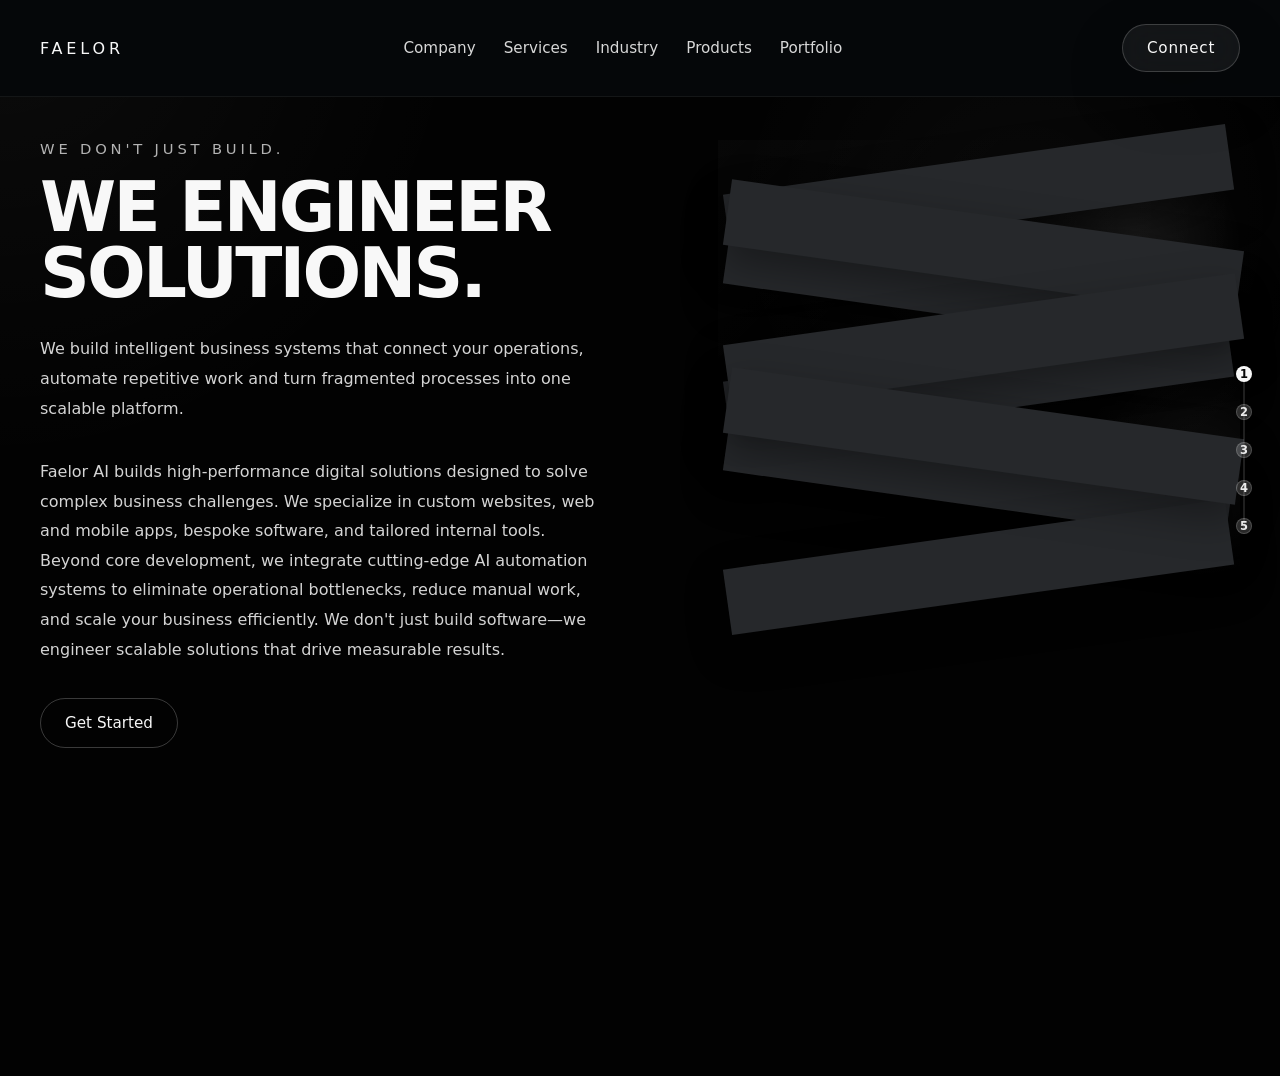
<file: index.html>
<!DOCTYPE html>
<html lang="en">
<head>
  <meta charset="UTF-8">
  <meta name="viewport" content="width=device-width, initial-scale=1.0">
  <title>Faelor AI | Company</title>
  <link rel="stylesheet" href="styles.css">
</head>
<body>
  <div class="page-shell">
    <header class="site-header">
      <div class="brand">FAELOR</div>
      <nav class="site-nav">
        <a href="index.html">Company</a>
        <a href="services.html">Services</a>
        <a href="industry.html">Industry</a>
        <a href="products.html">Products</a>
        <a href="portfolio.html">Portfolio</a>
      </nav>
      <a class="connect-button" href="contact.html">Connect</a>
    </header>

    <div class="page-track" aria-hidden="true">
      <span class="page-track-item active">1</span>
      <span class="page-track-item">2</span>
      <span class="page-track-item">3</span>
      <span class="page-track-item">4</span>
      <span class="page-track-item">5</span>
    </div>

    <main class="hero-section">
      <div class="hero-copy">
        <p class="eyebrow">WE DON'T JUST BUILD.</p>
        <h1>WE ENGINEER SOLUTIONS.</h1>
        <p class="description">We build intelligent business systems that connect your operations, automate repetitive work and turn fragmented processes into one scalable platform.</p>
        <p class="description">Faelor AI builds high-performance digital solutions designed to solve complex business challenges. We specialize in custom websites, web and mobile apps, bespoke software, and tailored internal tools. Beyond core development, we integrate cutting-edge AI automation systems to eliminate operational bottlenecks, reduce manual work, and scale your business efficiently. We don't just build software—we engineer scalable solutions that drive measurable results.</p>
        <a class="hero-link" href="#contact">Get Started</a>
      </div>
      <div class="hero-graphic" aria-hidden="true">
        <div class="hero-pattern">
          <span class="bar bar-1"></span>
          <span class="bar bar-2"></span>
          <span class="bar bar-3"></span>
          <span class="bar bar-4"></span>
          <span class="bar bar-5"></span>
          <span class="bar bar-6"></span>
          <span class="bar bar-7"></span>
          <span class="bar bar-8"></span>
        </div>
      </div>
    </main>
  </div>
  <script>
    (function() {
      var pages = ["index.html", "services.html", "industry.html", "products.html", "portfolio.html"];
      var file = window.location.pathname.split("/").pop();
      var current = pages.indexOf(file);
      if (current === -1) return;
      var lastScroll = 0;
      var scrollDelta = 0;
      var scrollTimeout = null;
      function go(dir) {
        var next = current + dir;
        if (next >= 0 && next < pages.length) {
          document.body.classList.add("fade-out");
          setTimeout(function() {
            window.location.href = pages[next];
          }, 260);
        }
      }
      function resetScroll() {
        scrollDelta = 0;
        scrollTimeout = null;
      }
      window.addEventListener("wheel", function(e) {
        if (Date.now() - lastScroll < 800) return;
        scrollDelta += e.deltaY;
        if (Math.abs(scrollDelta) >= 280) {
          lastScroll = Date.now();
          go(scrollDelta > 0 ? 1 : -1);
          resetScroll();
          return;
        }
        if (scrollTimeout) clearTimeout(scrollTimeout);
        scrollTimeout = setTimeout(resetScroll, 400);
      }, { passive: true });
      var touchStartY = 0;
      window.addEventListener("touchstart", function(e) {
        if (e.touches.length === 1) touchStartY = e.touches[0].clientY;
      }, { passive: true });
      window.addEventListener("touchend", function(e) {
        var dy = e.changedTouches[0].clientY - touchStartY;
        if (Math.abs(dy) < 160) return;
        if (Date.now() - lastScroll < 800) return;
        lastScroll = Date.now();
        go(dy < 0 ? 1 : -1);
      }, { passive: true });
    })();
  </script>
</body>
</html>
</file>
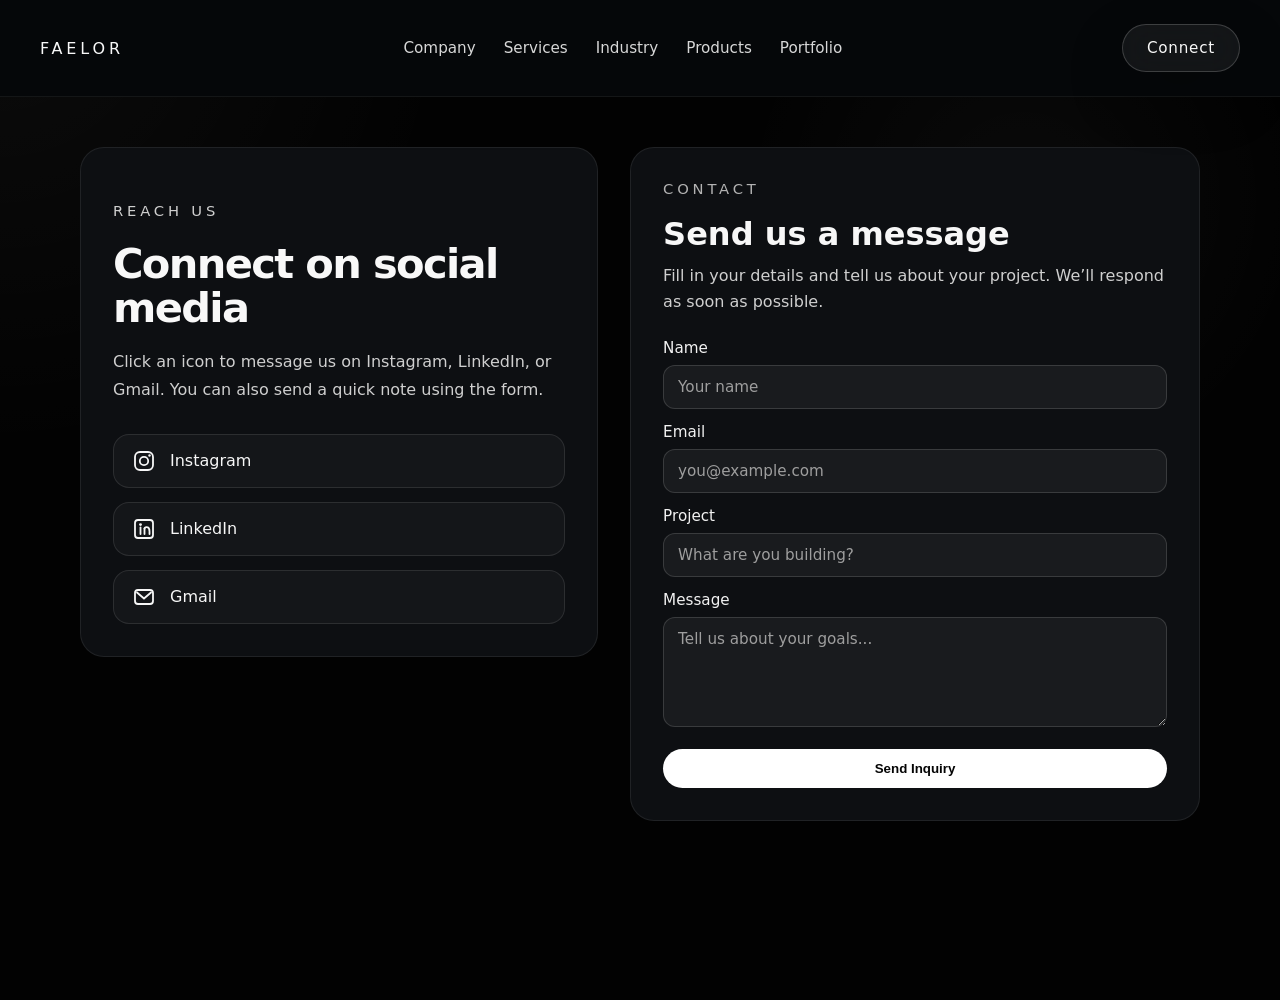
<file: contact.html>
<!DOCTYPE html>
<html lang="en">
<head>
  <meta charset="UTF-8">
  <meta name="viewport" content="width=device-width, initial-scale=1.0">
  <title>FAELOR | Contact</title>
  <link rel="stylesheet" href="styles.css">
</head>
<body>
  <div class="page-shell">
    <header class="site-header">
      <div class="brand">FAELOR</div>
      <nav class="site-nav">
        <a href="index.html">Company</a>
        <a href="services.html">Services</a>
        <a href="industry.html">Industry</a>
        <a href="products.html">Products</a>
        <a href="portfolio.html">Portfolio</a>
      </nav>
      <a class="connect-button" href="contact.html">Connect</a>
    </header>

    <main class="contact-page">
      <section class="contact-grid">
        <aside class="contact-sidebar">
          <p class="eyebrow">Reach us</p>
          <h1>Connect on social media</h1>
          <p>Click an icon to message us on Instagram, LinkedIn, or Gmail. You can also send a quick note using the form.</p>

          <div class="social-links">
            <a class="social-link" href="https://instagram.com/faelor_ai" target="_blank" rel="noopener noreferrer">
              <svg width="24" height="24" viewBox="0 0 24 24" fill="none" aria-hidden="true" xmlns="http://www.w3.org/2000/svg">
                <rect x="3" y="3" width="18" height="18" rx="5" stroke="currentColor" stroke-width="1.8"/>
                <circle cx="12" cy="12" r="4.2" stroke="currentColor" stroke-width="1.8"/>
                <circle cx="17.5" cy="6.5" r="1.2" fill="currentColor"/>
              </svg>
              <span>Instagram</span>
            </a>
            <a class="social-link" href="https://www.linkedin.com/in/rayhan-k-092226427/" target="_blank" rel="noopener noreferrer">
              <svg width="24" height="24" viewBox="0 0 24 24" fill="none" aria-hidden="true" xmlns="http://www.w3.org/2000/svg">
                <rect x="3" y="3" width="18" height="18" rx="3" stroke="currentColor" stroke-width="1.8"/>
                <path d="M8.5 10.5V17" stroke="currentColor" stroke-width="1.8" stroke-linecap="round"/>
                <circle cx="8.5" cy="7.6" r="1.4" fill="currentColor"/>
                <path d="M12.5 11.6V17" stroke="currentColor" stroke-width="1.8" stroke-linecap="round"/>
                <path d="M12.5 11.6C12.5 10.3 14.2 10 15.2 10.2C17.1 10.5 17.5 12.2 17.5 14.2V17" stroke="currentColor" stroke-width="1.8" stroke-linecap="round"/>
              </svg>
              <span>LinkedIn</span>
            </a>
            <a class="social-link" href="mailto:faelor.ai@gmail.com">
              <svg width="24" height="24" viewBox="0 0 24 24" fill="none" aria-hidden="true" xmlns="http://www.w3.org/2000/svg">
                <rect x="3" y="5" width="18" height="14" rx="3" stroke="currentColor" stroke-width="1.8"/>
                <path d="M5 7.5L12 13.5L19 7.5" stroke="currentColor" stroke-width="1.8" stroke-linecap="round"/>
              </svg>
              <span>Gmail</span>
            </a>
          </div>
        </aside>

        <section class="contact-panel">
          <p class="eyebrow">Contact</p>
          <h2>Send us a message</h2>
          <p class="modal-copy">Fill in your details and tell us about your project. We’ll respond as soon as possible.</p>
          <form class="contact-form">
            <label>
              <span>Name</span>
              <input type="text" name="name" placeholder="Your name" required>
            </label>
            <label>
              <span>Email</span>
              <input type="email" name="email" placeholder="you@example.com" required>
            </label>
            <label>
              <span>Project</span>
              <input type="text" name="project" placeholder="What are you building?">
            </label>
            <label>
              <span>Message</span>
              <textarea name="message" rows="4" placeholder="Tell us about your goals..." required></textarea>
            </label>
            <button class="modal-submit" type="submit">Send Inquiry</button>
          </form>
        </section>
      </section>
    </main>
  </div>
</body>
</html>
</file>
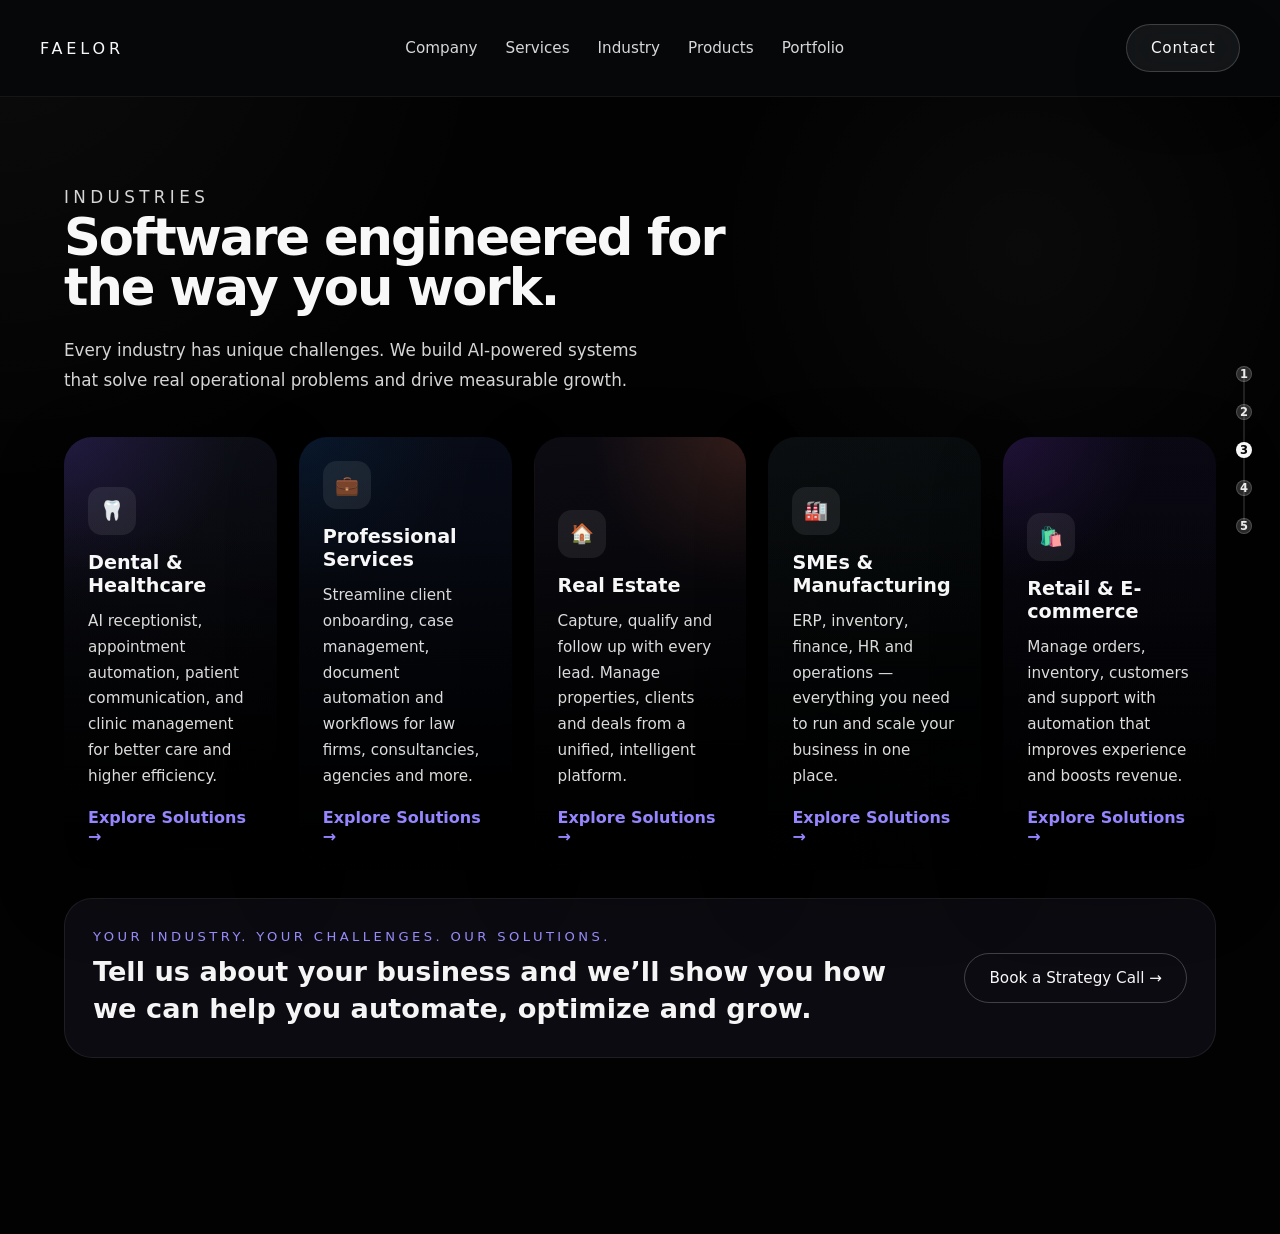
<file: industry.html>
<!DOCTYPE html>
<html lang="en">
<head>
  <meta charset="UTF-8">
  <meta name="viewport" content="width=device-width, initial-scale=1.0">
  <title>FAELOR | Industry</title>
  <link rel="stylesheet" href="styles.css">
</head>
<body>
  <div class="page-shell">
    <header class="site-header">
      <div class="brand">FAELOR</div>
      <nav class="site-nav">
        <a href="index.html">Company</a>
        <a href="services.html">Services</a>
        <a href="industry.html">Industry</a>
        <a href="products.html">Products</a>
        <a href="portfolio.html">Portfolio</a>
      </nav>
      <a class="connect-button" href="contact.html">Contact</a>
    </header>

    <div class="page-track" aria-hidden="true">
      <span class="page-track-item">1</span>
      <span class="page-track-item">2</span>
      <span class="page-track-item active">3</span>
      <span class="page-track-item">4</span>
      <span class="page-track-item">5</span>
    </div>
    <main class="industry-page">
      <section class="industry-hero">
        <div class="industry-copy">
          <p class="eyebrow">Industries</p>
          <h1>Software engineered for the way you work.</h1>
          <p>Every industry has unique challenges. We build AI-powered systems that solve real operational problems and drive measurable growth.</p>
        </div>
      </section>

      <section class="industry-showcase">
        <div class="industry-grid">
          <article class="industry-card industry-card-1">
            <div class="industry-card-icon">🦷</div>
            <h3>Dental & Healthcare</h3>
            <p>AI receptionist, appointment automation, patient communication, and clinic management for better care and higher efficiency.</p>
            <a href="#">Explore Solutions →</a>
          </article>
          <article class="industry-card industry-card-2">
            <div class="industry-card-icon">💼</div>
            <h3>Professional Services</h3>
            <p>Streamline client onboarding, case management, document automation and workflows for law firms, consultancies, agencies and more.</p>
            <a href="#">Explore Solutions →</a>
          </article>
          <article class="industry-card industry-card-3">
            <div class="industry-card-icon">🏠</div>
            <h3>Real Estate</h3>
            <p>Capture, qualify and follow up with every lead. Manage properties, clients and deals from a unified, intelligent platform.</p>
            <a href="#">Explore Solutions →</a>
          </article>
          <article class="industry-card industry-card-4">
            <div class="industry-card-icon">🏭</div>
            <h3>SMEs & Manufacturing</h3>
            <p>ERP, inventory, finance, HR and operations — everything you need to run and scale your business in one place.</p>
            <a href="#">Explore Solutions →</a>
          </article>
          <article class="industry-card industry-card-5">
            <div class="industry-card-icon">🛍️</div>
            <h3>Retail & E-commerce</h3>
            <p>Manage orders, inventory, customers and support with automation that improves experience and boosts revenue.</p>
            <a href="#">Explore Solutions →</a>
          </article>
        </div>

        <div class="industry-cta-row">
          <div>
            <p class="eyebrow">Your industry. Your challenges. Our solutions.</p>
            <h2>Tell us about your business and we’ll show you how we can help you automate, optimize and grow.</h2>
          </div>
          <a class="hero-link" href="contact.html">Book a Strategy Call →</a>
        </div>
      </section>
    </main>
  </div>
  <script>
    (function() {
      var pages = ["index.html", "services.html", "industry.html", "products.html", "portfolio.html"];
      var file = window.location.pathname.split("/").pop();
      var current = pages.indexOf(file);
      if (current === -1) return;
      var lastScroll = 0;
      var scrollDelta = 0;
      var scrollTimeout = null;
      function go(dir) {
        var next = current + dir;
        if (next >= 0 && next < pages.length) {
          document.body.classList.add("fade-out");
          setTimeout(function() {
            window.location.href = pages[next];
          }, 260);
        }
      }
      function resetScroll() {
        scrollDelta = 0;
        scrollTimeout = null;
      }
      window.addEventListener("wheel", function(e) {
        if (Date.now() - lastScroll < 800) return;
        scrollDelta += e.deltaY;
        if (Math.abs(scrollDelta) >= 280) {
          lastScroll = Date.now();
          go(scrollDelta > 0 ? 1 : -1);
          resetScroll();
          return;
        }
        if (scrollTimeout) clearTimeout(scrollTimeout);
        scrollTimeout = setTimeout(resetScroll, 400);
      }, { passive: true });
      var touchStartY = 0;
      window.addEventListener("touchstart", function(e) {
        if (e.touches.length === 1) touchStartY = e.touches[0].clientY;
      }, { passive: true });
      window.addEventListener("touchend", function(e) {
        var dy = e.changedTouches[0].clientY - touchStartY;
        if (Math.abs(dy) < 160) return;
        if (Date.now() - lastScroll < 800) return;
        lastScroll = Date.now();
        go(dy < 0 ? 1 : -1);
      }, { passive: true });
    })();
  </script>
</body>
</html>
</file>
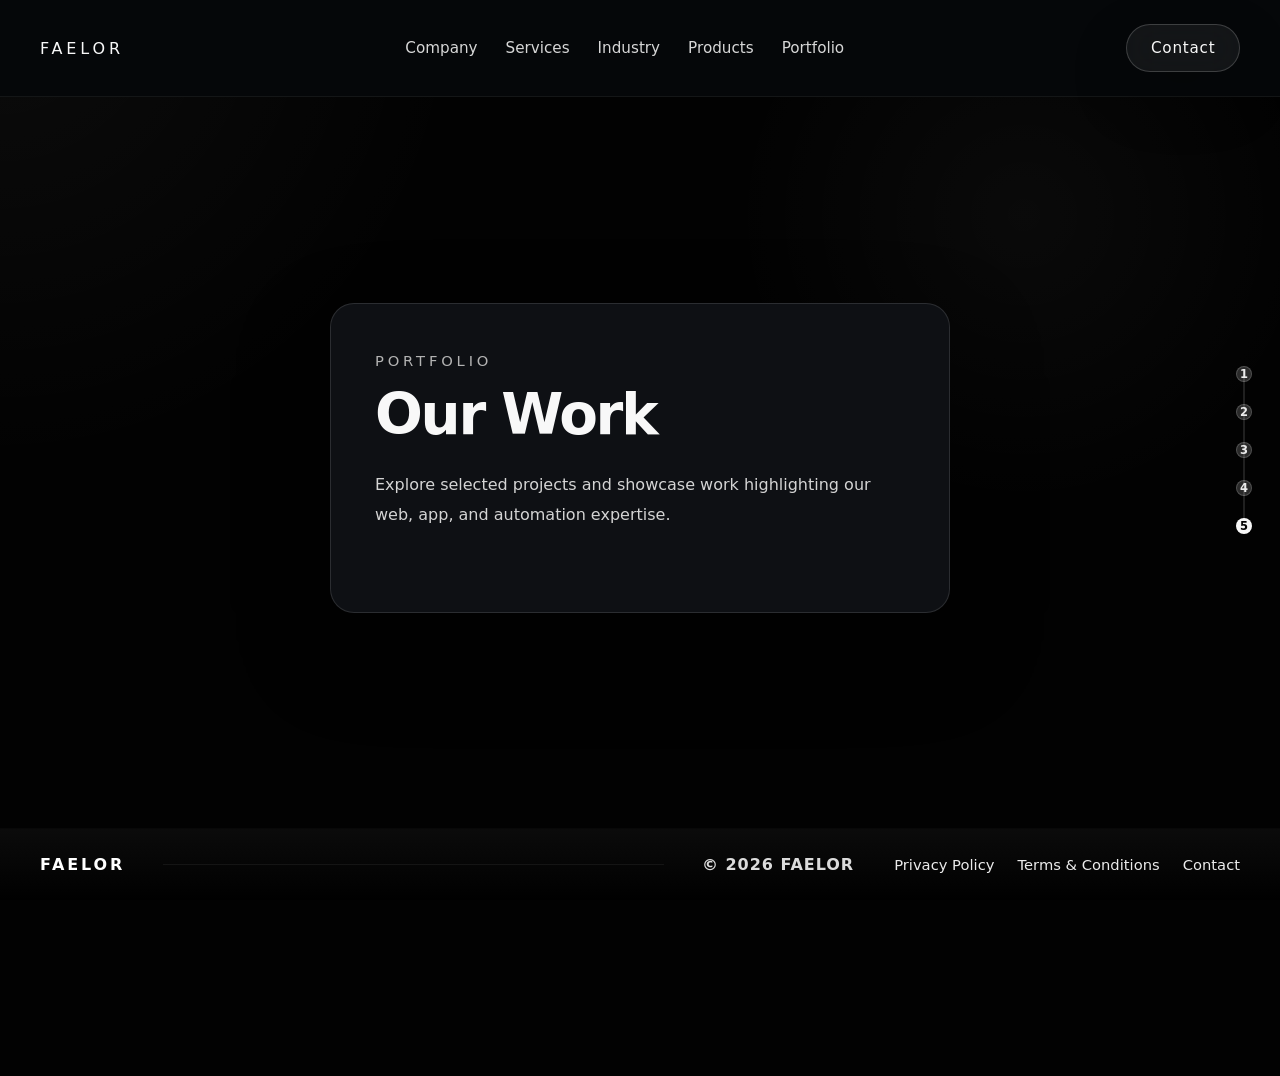
<file: portfolio.html>
<!DOCTYPE html>
<html lang="en">
<head>
  <meta charset="UTF-8">
  <meta name="viewport" content="width=device-width, initial-scale=1.0">
  <title>FAELOR | Portfolio</title>
  <link rel="stylesheet" href="styles.css">
</head>
<body>
  <div class="page-shell">
    <header class="site-header">
      <div class="brand">FAELOR</div>
      <nav class="site-nav">
        <a href="index.html">Company</a>
        <a href="services.html">Services</a>
        <a href="industry.html">Industry</a>
        <a href="products.html">Products</a>
        <a href="portfolio.html">Portfolio</a>
      </nav>
      <a class="connect-button" href="contact.html">Contact</a>
    </header>

    <div class="page-track" aria-hidden="true">
      <span class="page-track-item">1</span>
      <span class="page-track-item">2</span>
      <span class="page-track-item">3</span>
      <span class="page-track-item">4</span>
      <span class="page-track-item active">5</span>
    </div>
    <main class="coming-soon-page">
      <div class="coming-soon-panel">
        <p class="eyebrow">Portfolio</p>
        <h1>Our Work</h1>
        <p class="description">Explore selected projects and showcase work highlighting our web, app, and automation expertise.</p>
      </div>
    </main>
  </div>
  <script>
    (function() {
      var pages = ["index.html", "services.html", "industry.html", "products.html", "portfolio.html"];
      var file = window.location.pathname.split("/").pop();
      var current = pages.indexOf(file);
      if (current === -1) return;
      var lastScroll = 0;
      var scrollDelta = 0;
      var scrollTimeout = null;
      function go(dir) {
        var next = current + dir;
        if (next >= 0 && next < pages.length) {
          document.body.classList.add("fade-out");
          setTimeout(function() {
            window.location.href = pages[next];
          }, 260);
        }
      }
      function resetScroll() {
        scrollDelta = 0;
        scrollTimeout = null;
      }
      window.addEventListener("wheel", function(e) {
        if (Date.now() - lastScroll < 800) return;
        scrollDelta += e.deltaY;
        if (Math.abs(scrollDelta) >= 280) {
          lastScroll = Date.now();
          go(scrollDelta > 0 ? 1 : -1);
          resetScroll();
          return;
        }
        if (scrollTimeout) clearTimeout(scrollTimeout);
        scrollTimeout = setTimeout(resetScroll, 400);
      }, { passive: true });
      var touchStartY = 0;
      window.addEventListener("touchstart", function(e) {
        if (e.touches.length === 1) touchStartY = e.touches[0].clientY;
      }, { passive: true });
      window.addEventListener("touchend", function(e) {
        var dy = e.changedTouches[0].clientY - touchStartY;
        if (Math.abs(dy) < 160) return;
        if (Date.now() - lastScroll < 800) return;
        lastScroll = Date.now();
        go(dy < 0 ? 1 : -1);
      }, { passive: true });
    })();
  </script>
  <footer class="site-footer">
    <div class="footer-inner">
      <div class="footer-brand">FAELOR</div>
      <div class="footer-line" aria-hidden></div>
      <div class="footer-meta">
        <div class="footer-copy">© 2026 FAELOR</div>
        <nav class="footer-links" aria-label="Footer links">
          <a href="#">Privacy Policy</a>
          <a href="#">Terms &amp; Conditions</a>
          <a href="contact.html">Contact</a>
        </nav>
      </div>
    </div>
  </footer>
</body>
</html>
</file>
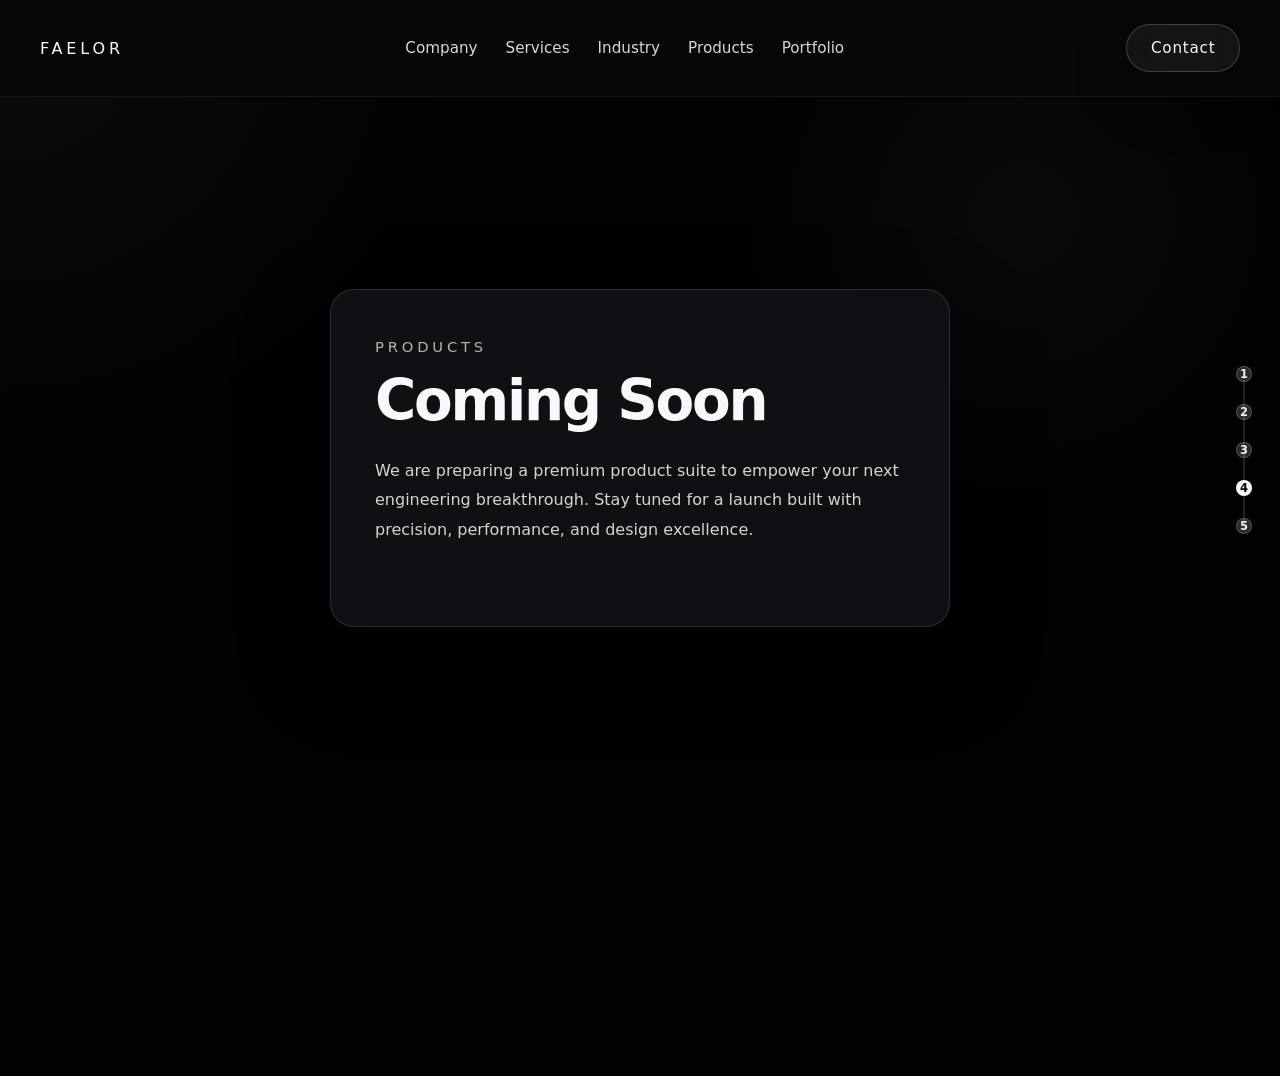
<file: products.html>
<!DOCTYPE html>
<html lang="en">
<head>
  <meta charset="UTF-8">
  <meta name="viewport" content="width=device-width, initial-scale=1.0">
  <title>FAELOR | Products</title>
  <link rel="stylesheet" href="styles.css">
</head>
<body>
  <div class="page-shell">
    <header class="site-header">
      <div class="brand">FAELOR</div>
      <nav class="site-nav">
        <a href="index.html">Company</a>
        <a href="services.html">Services</a>
        <a href="industry.html">Industry</a>
        <a href="products.html">Products</a>
        <a href="portfolio.html">Portfolio</a>
      </nav>
      <a class="connect-button" href="contact.html">Contact</a>
    </header>

    <div class="page-track" aria-hidden="true">
      <span class="page-track-item">1</span>
      <span class="page-track-item">2</span>
      <span class="page-track-item">3</span>
      <span class="page-track-item active">4</span>
      <span class="page-track-item">5</span>
    </div>

    <main class="coming-soon-page">
      <div class="coming-soon-panel">
        <p class="eyebrow">Products</p>
        <h1>Coming Soon</h1>
        <p class="description">We are preparing a premium product suite to empower your next engineering breakthrough. Stay tuned for a launch built with precision, performance, and design excellence.</p>
      </div>
    </main>
  </div>
  <script>
    (function() {
      var pages = ["index.html", "services.html", "industry.html", "products.html", "portfolio.html"];
      var file = window.location.pathname.split("/").pop();
      var current = pages.indexOf(file);
      if (current === -1) return;
      var lastScroll = 0;
      var scrollDelta = 0;
      var scrollTimeout = null;
      function go(dir) {
        var next = current + dir;
        if (next >= 0 && next < pages.length) {
          document.body.classList.add("fade-out");
          setTimeout(function() {
            window.location.href = pages[next];
          }, 260);
        }
      }
      function resetScroll() {
        scrollDelta = 0;
        scrollTimeout = null;
      }
      window.addEventListener("wheel", function(e) {
        if (Date.now() - lastScroll < 800) return;
        scrollDelta += e.deltaY;
        if (Math.abs(scrollDelta) >= 280) {
          lastScroll = Date.now();
          go(scrollDelta > 0 ? 1 : -1);
          resetScroll();
          return;
        }
        if (scrollTimeout) clearTimeout(scrollTimeout);
        scrollTimeout = setTimeout(resetScroll, 400);
      }, { passive: true });
      var touchStartY = 0;
      window.addEventListener("touchstart", function(e) {
        if (e.touches.length === 1) touchStartY = e.touches[0].clientY;
      }, { passive: true });
      window.addEventListener("touchend", function(e) {
        var dy = e.changedTouches[0].clientY - touchStartY;
        if (Math.abs(dy) < 160) return;
        if (Date.now() - lastScroll < 800) return;
        lastScroll = Date.now();
        go(dy < 0 ? 1 : -1);
      }, { passive: true });
    })();
  </script>
</body>
</html>
</file>
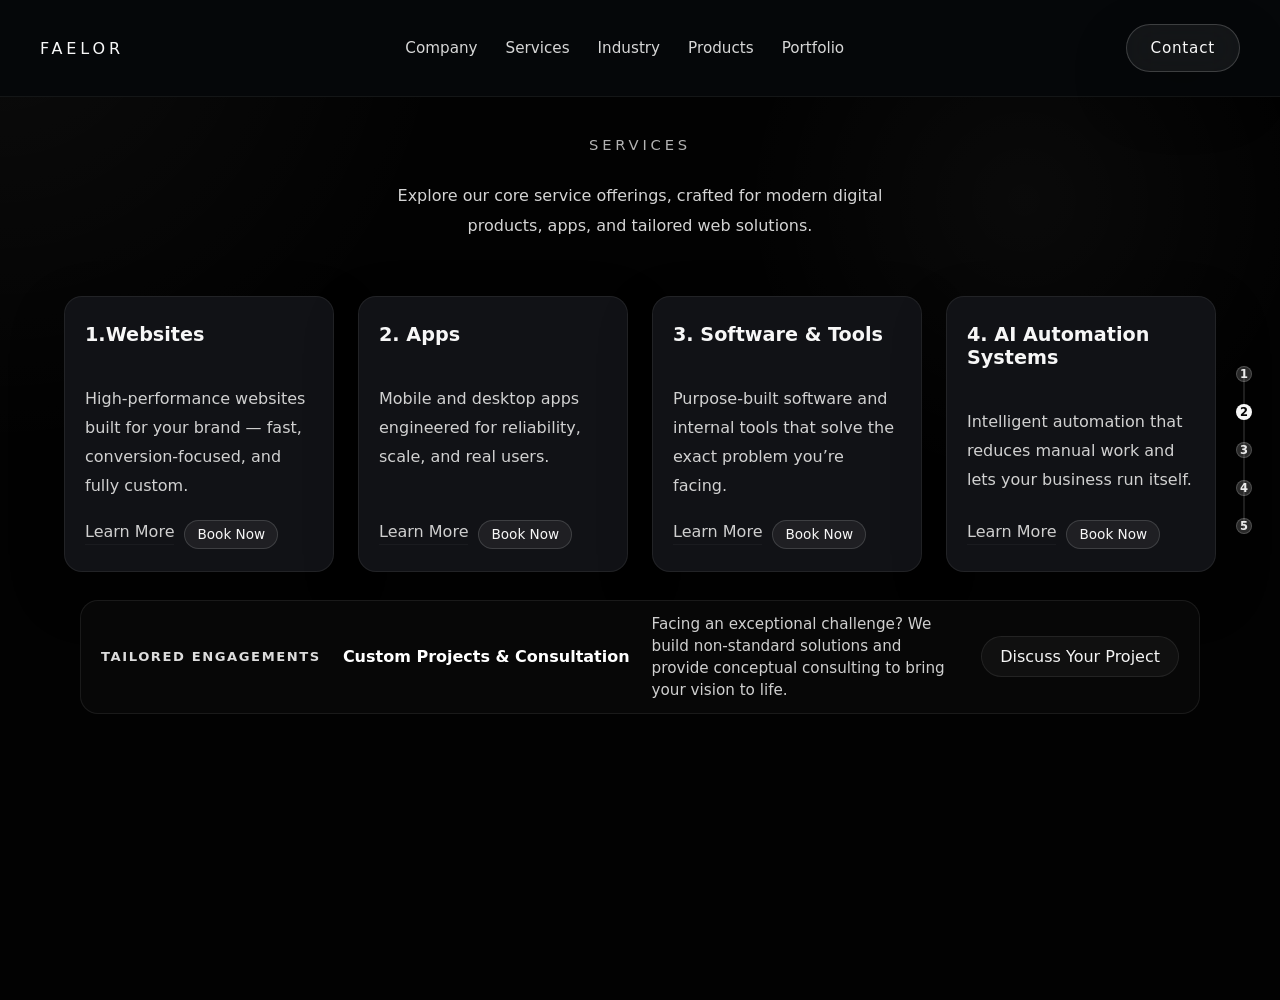
<file: services.html>
<!DOCTYPE html>
<html lang="en">
<head>
  <meta charset="UTF-8">
  <meta name="viewport" content="width=device-width, initial-scale=1.0">
  <title>FAELOR | Services</title>
  <link rel="stylesheet" href="styles.css">
</head>
<body>
  <div class="page-shell">
    <header class="site-header">
      <div class="brand">FAELOR</div>
      <nav class="site-nav">
        <a href="index.html">Company</a>
        <a href="services.html">Services</a>
        <a href="industry.html">Industry</a>
        <a href="products.html">Products</a>
        <a href="portfolio.html">Portfolio</a>
      </nav>
      <a class="connect-button" href="contact.html">Contact</a>
    </header>

    <div class="page-track" aria-hidden="true">
      <span class="page-track-item">1</span>
      <span class="page-track-item active">2</span>
      <span class="page-track-item">3</span>
      <span class="page-track-item">4</span>
      <span class="page-track-item">5</span>
    </div>

    <main class="services-page">
      <section class="services-hero">
        <p class="eyebrow">Services</p>
        <p class="description">Explore our core service offerings, crafted for modern digital products, apps, and tailored web solutions.</p>
      </section>

      <section class="services-grid">
        <article class="service-card">
          <h3>1.Websites</h3>
          <p>High-performance websites built for your brand — fast, conversion-focused, and fully custom.</p>
          <div class="card-actions">
            <a class="learn-more" href="#">Learn More</a>
            <a class="book-now" href="#">Book Now</a>
          </div>
        </article>
        <article class="service-card">
          <h3>2. Apps</h3>
          <p>Mobile and desktop apps engineered for reliability, scale, and real users.</p>
          <div class="card-actions">
            <a class="learn-more" href="#">Learn More</a>
            <a class="book-now" href="#">Book Now</a>
          </div>
        </article>
        <article class="service-card">
          <h3>3. Software &amp; Tools</h3>
          <p>Purpose-built software and internal tools that solve the exact problem you’re facing.</p>
          <div class="card-actions">
            <a class="learn-more" href="#">Learn More</a>
            <a class="book-now" href="#">Book Now</a>
          </div>
        </article>
        <article class="service-card">
          <h3>4. AI Automation Systems</h3>
          <p>Intelligent automation that reduces manual work and lets your business run itself.</p>
          <div class="card-actions">
            <a class="learn-more" href="#">Learn More</a>
            <a class="book-now" href="#">Book Now</a>
          </div>
        </article>
      </section>

      <section class="tailored-engagements">
        <div class="tailored-panel">
          <h3>Tailored Engagements</h3>
          <h4>Custom Projects &amp; Consultation</h4>
          <p>Facing an exceptional challenge? We build non-standard solutions and provide conceptual consulting to bring your vision to life.</p>
          <a class="tailored-cta" href="#">Discuss Your Project</a>
        </div>
      </section>

    </main>
  </div>
  <script>
    (function() {
      var pages = ["index.html", "services.html", "industry.html", "products.html", "portfolio.html"];
      var file = window.location.pathname.split("/").pop();
      var current = pages.indexOf(file);
      if (current === -1) return;
      var lastScroll = 0;
      var scrollDelta = 0;
      var scrollTimeout = null;
      function go(dir) {
        var next = current + dir;
        if (next >= 0 && next < pages.length) {
          document.body.classList.add("fade-out");
          setTimeout(function() {
            window.location.href = pages[next];
          }, 260);
        }
      }
      function resetScroll() {
        scrollDelta = 0;
        scrollTimeout = null;
      }
      window.addEventListener("wheel", function(e) {
        if (Date.now() - lastScroll < 800) return;
        scrollDelta += e.deltaY;
        if (Math.abs(scrollDelta) >= 280) {
          lastScroll = Date.now();
          go(scrollDelta > 0 ? 1 : -1);
          resetScroll();
          return;
        }
        if (scrollTimeout) clearTimeout(scrollTimeout);
        scrollTimeout = setTimeout(resetScroll, 400);
      }, { passive: true });
      var touchStartY = 0;
      window.addEventListener("touchstart", function(e) {
        if (e.touches.length === 1) touchStartY = e.touches[0].clientY;
      }, { passive: true });
      window.addEventListener("touchend", function(e) {
        var dy = e.changedTouches[0].clientY - touchStartY;
        if (Math.abs(dy) < 160) return;
        if (Date.now() - lastScroll < 800) return;
        lastScroll = Date.now();
        go(dy < 0 ? 1 : -1);
      }, { passive: true });
    })();
  </script>
</body>
</html>
</file>
<file: styles.css>
:root {
  color-scheme: dark;
  font-family: Inter, ui-sans-serif, system-ui, -apple-system, BlinkMacSystemFont, "Segoe UI", sans-serif;
  background: #040404;
  color: #f7f7f7;
}
:root {
  color-scheme: dark;
  font-family: Inter, ui-sans-serif, system-ui, -apple-system, BlinkMacSystemFont, "Segoe UI", sans-serif;
  background: #040404;
  color: #f7f7f7;
}

* { box-sizing: border-box; }

html, body { margin: 0; min-height: 100%; }

body {
  background: radial-gradient(circle at top left, rgba(255,255,255,0.04), transparent 28%),
              radial-gradient(circle at 80% 20%, rgba(255,255,255,0.03), transparent 22%),
              #020202;
  transition: opacity 0.26s ease;
  opacity: 1;
}

body.fade-out { opacity: 0; }

.page-shell { min-height: 100vh; padding: 120px 40px 120px; position: relative; overflow: auto; }

.site-header {
  position: fixed; inset: 0 0 auto 0; display:flex; justify-content:space-between; align-items:center; gap:24px;
  padding:24px 40px; background: rgba(6,8,10,0.92); backdrop-filter: blur(16px); border-bottom:1px solid rgba(255,255,255,0.06);
  z-index:999;
}

.brand { font-size:1rem; letter-spacing:0.24em; text-transform:uppercase; color:#f8f8f8; }

.site-nav { display:flex; align-items:center; gap:28px; }
.site-nav a { color:#d7d7d7; text-decoration:none; font-size:0.95rem; transition:color .2s ease; }
.site-nav a:hover { color:#ffffff; }

.page-track {
  position: fixed;
  right: 28px;
  top: 50%;
  transform: translateY(-50%);
  display: flex;
  flex-direction: column;
  align-items: center;
  gap: 22px;
  z-index: 998;
  padding: 14px 0;
}
.page-track::before {
  content: "";
  position: absolute;
  top: 18px;
  bottom: 18px;
  width: 2px;
  background: rgba(255,255,255,0.12);
}
.page-track-item {
  position: relative;
  z-index: 1;
  width: 16px;
  height: 16px;
  border-radius: 999px;
  background: rgba(255,255,255,0.16);
  border: 1px solid rgba(255,255,255,0.18);
  display: flex;
  align-items: center;
  justify-content: center;
  color: rgba(255,255,255,0.9);
  font-size: 0.72rem;
  font-weight: 700;
}
.page-track-item.active {
  background: #f7f7f7;
  color: #050505;
  border-color: rgba(255,255,255,0.32);
}
@media (max-width:960px) {
  .page-track { right: 16px; }
}
@media (max-width:640px) {
  .page-track { display: none; }
}

.connect-button { display:inline-flex; align-items:center; justify-content:center; padding:14px 24px; color:#f8f8f8; text-decoration:none; font-size:0.95rem; letter-spacing:0.05em; border-radius:999px; border:1px solid rgba(255,255,255,0.18); background:rgba(255,255,255,0.06); backdrop-filter:blur(18px); box-shadow:0 24px 60px rgba(0,0,0,0.22); transition:transform .2s ease, background .2s ease, border-color .2s ease; }
.connect-button:hover { background: rgba(255,255,255,0.12); border-color: rgba(255,255,255,0.28); transform: translateY(-1px); }

.hero-section { display:grid; grid-template-columns: minmax(0,1.1fr) minmax(320px,0.9fr); gap:40px; align-items:start; min-height:calc(100vh - 64px); position:relative; z-index:1; padding-top:20px; }
.hero-copy { max-width:620px; }
.eyebrow { margin:0 0 18px; font-size:.92rem; letter-spacing:.26em; text-transform:uppercase; color:#b3b3b3; }
h1 { margin:0; font-size:clamp(3.5rem,5.4vw,6.3rem); line-height:.95; letter-spacing:-.04em; color:#f8f8f8; }
.description { margin:28px 0 34px; max-width:560px; color:#d4d4d4; font-size:1rem; line-height:1.85; }
.hero-link { display:inline-flex; align-items:center; padding:15px 24px; border:1px solid rgba(255,255,255,0.22); color:#f7f7f7; text-decoration:none; font-size:.95rem; border-radius:999px; transition:transform .2s ease, background .2s ease, border-color .2s ease; }
.hero-link:hover { background: rgba(255,255,255,0.06); border-color: rgba(255,255,255,0.35); transform: translateY(-1px); }

.hero-graphic { position:relative; min-height:520px; display:grid; place-items:center; overflow:visible; }
.hero-graphic::before { content:""; position:absolute; inset:0; background: radial-gradient(circle at 80% 20%, rgba(255,255,255,0.08), transparent 18%), radial-gradient(circle at 92% 62%, rgba(255,255,255,0.05), transparent 20%), linear-gradient(135deg, rgba(255,255,255,0.02), transparent 30%); }
.hero-pattern { position:relative; width:min(520px,90%); height:min(520px,90%); margin-top:24px; }
.bar { position:absolute; background:#26282b; box-shadow:0 16px 40px rgba(0,0,0,0.35); }
.bar-1{ width:108%; height:14%; top:-4%; left:-4%; transform:rotate(-8deg); }
.bar-2{ width:108%; height:14%; top:16%; left:-4%; transform:rotate(8deg); }
.bar-3{ width:108%; height:14%; top:36%; left:-4%; transform:rotate(-8deg); }
.bar-4{ width:108%; height:14%; top:56%; left:-4%; transform:rotate(8deg); }
.bar-5{ width:108%; height:14%; top:76%; left:-4%; transform:rotate(-8deg); }
.bar-6{ width:110%; height:14%; top:8%; left:-4%; transform:rotate(8deg); }
.bar-7{ width:110%; height:14%; top:28%; left:-4%; transform:rotate(-8deg); }
.bar-8{ width:110%; height:14%; top:48%; left:-4%; transform:rotate(8deg); }

@media (max-width:960px){ .hero-section{ grid-template-columns:1fr; gap:32px; } .hero-graphic{ min-height:360px; } }
@media (max-width:640px){ .page-shell{ padding:22px 18px } .site-header{ flex-direction:column; align-items:flex-start; gap:16px } .site-nav{ gap:18px; flex-wrap:wrap } h1{ font-size:3.2rem } .hero-copy, .coming-soon-panel{ max-width:100% } }

/* Footer (products page) */
.site-footer{
  position:fixed;
  left:0; right:0; bottom:0;
  height:72px;
  background: linear-gradient(180deg,#0b0b0b 0%, #000000 100%);
  display:flex; align-items:center; z-index:1000; border-top:1px solid rgba(255,255,255,0.03);
}
.footer-inner{ display:flex; align-items:center; width:100%; padding:0 40px; gap:18px }
.footer-brand{ font-size:1rem; font-weight:700; color:#ffffff; letter-spacing:0.18em; text-transform:uppercase }
.footer-line{ height:1px; background: rgba(255,255,255,0.06); flex:1; margin:0 20px }
.footer-meta{ display:flex; align-items:center; gap:22px; white-space:nowrap }
.footer-copy{ color: rgba(255,255,255,0.86); font-weight:600; letter-spacing:0.06em }
.footer-links a{ color: rgba(255,255,255,0.92); text-decoration:none; margin-left:18px; font-size:0.92rem }
.footer-links a:hover{ text-decoration:underline; color:#ffffff }

@media (max-width:760px){ .site-footer{ height:84px; } .footer-inner{ padding:0 18px } .footer-links a{ margin-left:12px; font-size:0.88rem } }

.coming-soon-page{ min-height:calc(100vh - 64px); display:grid; place-items:center; padding-top:0 }
.coming-soon-panel{ max-width:620px; padding:48px 44px; border:1px solid rgba(255,255,255,0.12); background:rgba(17,19,23,0.88); box-shadow:0 36px 90px rgba(0,0,0,0.45); border-radius:24px; backdrop-filter:blur(16px) }
.coming-soon-panel{ margin-top: -160px }
.coming-soon-panel h1{ margin:16px 0 18px; font-size:clamp(3rem,4.4vw,5rem); line-height:0.98 }

.status-pill{ display:inline-flex; padding:14px 20px; margin-top:24px; border-radius:999px; border:1px solid rgba(255,255,255,0.14); color:#f5f5f5; background:rgba(255,255,255,0.04); font-size:.96rem; letter-spacing:.08em; text-transform:uppercase }

.modal-overlay{ position:fixed; inset:0; display:flex; align-items:center; justify-content:center; padding:24px; background:rgba(2,2,2,0.65); backdrop-filter:blur(12px); opacity:0; visibility:hidden; transition:opacity .25s ease, visibility .25s ease; z-index:2000; }
.modal-overlay.active{ opacity:1; visibility:visible; }
body.modal-open{ overflow:hidden; }
body.modal-open .page-shell, body.modal-open .site-footer{ filter:blur(6px); }
.contact-modal{ width:min(560px,100%); max-height:90vh; overflow:auto; padding:28px; border-radius:24px; border:1px solid rgba(255,255,255,0.14); background:rgba(10,12,15,0.95); box-shadow:0 30px 90px rgba(0,0,0,0.5); position:relative; }
.modal-close{ position:absolute; top:16px; right:16px; width:38px; height:38px; border:none; border-radius:999px; background:rgba(255,255,255,0.08); color:#fff; font-size:1.2rem; cursor:pointer; }
.contact-modal .eyebrow{ margin-bottom:10px; }
.contact-modal h2{ margin:0 0 10px; font-size:1.8rem; }
.modal-copy{ margin:0 0 20px; color:#cfcfcf; line-height:1.6; }
.contact-form{ display:grid; gap:14px; }
.contact-form label{ display:grid; gap:8px; color:#f2f2f2; font-size:0.95rem; }
.contact-form input, .contact-form textarea{ width:100%; padding:12px 14px; border:1px solid rgba(255,255,255,0.14); border-radius:12px; background:rgba(255,255,255,0.05); color:#fff; font:inherit; }
.contact-form input::placeholder, .contact-form textarea::placeholder{ color:#9e9e9e; }
.contact-form textarea{ resize:vertical; min-height:110px; }
.modal-submit{ margin-top:8px; padding:12px 16px; border:none; border-radius:999px; background:#ffffff; color:#050505; font-weight:700; cursor:pointer; }

.services-page{ min-height:calc(100vh - 140px); display:flex; flex-direction:column; justify-content:flex-start; align-items:center; padding:16px 24px 48px }
.services-hero{ max-width:760px; margin:0 auto 22px; text-align:center; padding:0 16px }
.services-grid{ display:grid; grid-template-columns:repeat(4,minmax(0,1fr)); gap:24px; width:min(1200px,100%); margin:0 auto }

.contact-page{ min-height:calc(100vh - 140px); display:flex; align-items:center; justify-content:center; padding:16px 24px 48px }
.contact-grid{ display:grid; grid-template-columns:1fr 1.1fr; gap:32px; width:min(1120px,100%); margin:0 auto; align-items:start; }
.contact-sidebar, .contact-panel{ padding:32px; border:1px solid rgba(255,255,255,0.08); border-radius:24px; background:rgba(14,16,20,0.95); }
.contact-sidebar h1{ margin:18px 0 0; font-size:2.6rem; line-height:1.05; }
.contact-sidebar p{ margin:18px 0 0; color:#cfcfcf; line-height:1.75; }
.social-links{ margin-top:30px; display:grid; gap:14px; }
.social-link{ display:flex; align-items:center; gap:14px; padding:14px 18px; color:#f7f7f7; text-decoration:none; border:1px solid rgba(255,255,255,0.1); border-radius:16px; background:rgba(255,255,255,0.03); transition:transform .2s ease, background .2s ease, border-color .2s ease; }
.social-link:hover{ transform:translateY(-1px); background:rgba(255,255,255,0.08); border-color:rgba(255,255,255,0.2); }
.social-link svg{ flex-shrink:0; color:#f7f7f7; }
.contact-panel h2{ margin:0 0 10px; font-size:2rem; }
.contact-panel .modal-copy{ margin:0 0 24px; }

@media (max-width:960px){ .contact-grid{ grid-template-columns:1fr; } }

.industry-page{ min-height:calc(100vh - 140px); padding:40px 24px 56px; width:min(1280px,100%); margin:0 auto; }
.industry-hero{ display:grid; grid-template-columns:1fr; gap:0; align-items:start; margin-bottom:42px; }
.industry-copy h1{ margin:0; font-size:clamp(3rem,4vw,4.6rem); line-height:0.98; max-width:700px; }
.industry-copy p{ margin:22px 0 0; max-width:580px; color:#d5d5d5; line-height:1.8; font-size:1.05rem; }

.industry-showcase{ display:flex; flex-direction:column; gap:28px; }
.industry-grid{ display:grid; grid-template-columns:repeat(5,minmax(0,1fr)); gap:22px; }
.industry-card{ position:relative; min-height:360px; border-radius:28px; overflow:hidden; padding:24px; display:flex; flex-direction:column; justify-content:flex-end; color:#f8f8f8; background-size:cover; background-position:center; box-shadow:0 24px 70px rgba(0,0,0,0.25); }
.industry-card::before{ content:''; position:absolute; inset:0; background:linear-gradient(180deg,transparent 20%,rgba(0,0,0,0.88) 90%); }
.industry-card-icon{ position:relative; width:48px; height:48px; display:flex; align-items:center; justify-content:center; border-radius:14px; background:rgba(255,255,255,0.08); margin-bottom:16px; font-size:1.2rem; }
.industry-card h3, .industry-card p, .industry-card a{ position:relative; }
.industry-card h3{ margin:0 0 12px; font-size:1.2rem; }
.industry-card p{ margin:0 0 18px; color:#dcdcdc; line-height:1.7; font-size:0.95rem; }
.industry-card a{ align-self:flex-start; color:#9585ff; text-decoration:none; font-weight:600; }
.industry-card-1{ background-image:linear-gradient(180deg,rgba(11,12,17,0.15),rgba(0,0,0,0.8)), radial-gradient(circle at top left, rgba(96,60,188,0.28), transparent 34%), linear-gradient(135deg, rgba(16,18,29,0.95), rgba(11,12,17,0.75)); }
.industry-card-2{ background-image:linear-gradient(180deg,rgba(13,19,35,0.15),rgba(0,0,0,0.8)), radial-gradient(circle at top left, rgba(9,66,118,0.26), transparent 32%), linear-gradient(135deg, rgba(8,11,21,0.95), rgba(10,15,28,0.78)); }
.industry-card-3{ background-image:linear-gradient(180deg,rgba(20,11,11,0.15),rgba(0,0,0,0.8)), radial-gradient(circle at top right, rgba(188,96,60,0.26), transparent 32%), linear-gradient(135deg, rgba(12,12,21,0.95), rgba(10,9,16,0.78)); }
.industry-card-4{ background-image:linear-gradient(180deg,rgba(12,18,10,0.15),rgba(0,0,0,0.8)), radial-gradient(circle at bottom right, rgba(70,118,79,0.22), transparent 28%), linear-gradient(135deg, rgba(10,14,18,0.95), rgba(6,10,13,0.78)); }
.industry-card-5{ background-image:linear-gradient(180deg,rgba(15,9,24,0.15),rgba(0,0,0,0.8)), radial-gradient(circle at top left, rgba(118,54,192,0.24), transparent 30%), linear-gradient(135deg, rgba(9,9,20,0.95), rgba(11,10,22,0.78)); }

.industry-cta-row{ display:flex; align-items:center; justify-content:space-between; gap:18px; padding:30px 28px; border-radius:28px; background:rgba(12,12,18,0.96); border:1px solid rgba(255,255,255,0.08); }
.industry-cta-row .eyebrow{ margin:0 0 10px; color:#9b90ff; letter-spacing:0.26em; text-transform:uppercase; font-size:0.82rem; }
.industry-cta-row h2{ margin:0; max-width:820px; font-size:1.7rem; line-height:1.35; color:#f5f5f5; }
@media (max-width:1120px){ .industry-grid{ grid-template-columns:repeat(2,minmax(0,1fr)); } }
@media (max-width:760px){ .industry-hero{ grid-template-columns:1fr; }
  .industry-grid{ grid-template-columns:1fr; }
  .industry-cta-row{ flex-direction:column; align-items:flex-start; }
}

.service-card{ padding:20px 20px; border:1px solid rgba(255,255,255,0.07); background:rgba(18,20,24,0.95); box-shadow:0 20px 56px rgba(0,0,0,0.22); border-radius:18px; min-height:150px; display:flex; flex-direction:column; }
.service-card h3{ margin-top:6px; font-size:1.2rem }
.service-card p{ margin:20px 0 0; color:#d1d1d1; line-height:1.8; flex:1; }
.card-actions{ display:flex; align-items:center; gap:10px; flex-wrap:wrap; margin-top:18px; min-height:32px; }
.learn-more{ display:inline-flex; align-items:center; color:#cfcfcf; text-decoration:none; border-bottom:1px solid rgba(255,255,255,0.04); padding-bottom:4px; line-height:1; }
.book-now{ display:inline-flex; align-items:center; justify-content:center; padding:7px 12px; border-radius:999px; background:rgba(255,255,255,0.06); color:#f7f7f7; border:1px solid rgba(255,255,255,0.14); text-decoration:none; font-size:0.85rem; line-height:1; transition:transform .2s ease, background .2s ease, border-color .2s ease }
.book-now:hover{ background:rgba(255,255,255,0.12); border-color:rgba(255,255,255,0.28); transform:translateY(-1px) }

.tailored-engagements{ margin-top:28px; width:100%; display:flex; justify-content:center }
.tailored-panel{ width:min(1120px,100%); padding:12px 20px; border:1px solid rgba(255,255,255,0.08); border-radius:18px; background:rgba(12,12,12,0.6); display:flex; align-items:center; gap:22px; min-height:88px }
.tailored-panel h3{ margin:0; font-size:.82rem; letter-spacing:.12em; text-transform:uppercase; color:#dcdcdc }
.tailored-panel h4{ margin:0; font-size:1rem; color:#ffffff }
.tailored-panel p{ margin:0; color:#cfcfcf; flex:1; line-height:1.45; font-size:.95rem }
.tailored-cta{ display:inline-block; padding:10px 18px; border-radius:999px; background:rgba(255,255,255,0.04); color:#f5f5f5; text-decoration:none; border:1px solid rgba(255,255,255,0.08); white-space:nowrap }

@media (max-width:960px){ .tailored-panel{ width:calc(100% - 40px); flex-direction:column; align-items:flex-start; gap:12px } .tailored-panel p{ font-size:.95rem } .tailored-cta{ margin-top:8px } }

.service-card h2{ margin-top:0; font-size:1.5rem; letter-spacing:-0.03em; color:#f5f5f5 }
.service-card p{ margin:20px 0 0; color:#d1d1d1; line-height:1.8 }

@media (max-width:960px){ .hero-section{ grid-template-columns:1fr; gap:32px } .hero-graphic{ min-height:360px } .services-grid{ grid-template-columns:1fr } }




.service-card h2 {
  margin-top: 0;
  font-size: 1.5rem;
  letter-spacing: -0.03em;
  color: #f5f5f5;
}

.service-card p {
  margin: 20px 0 0;
  color: #d1d1d1;
  line-height: 1.8;
}

@media (max-width: 960px) {
  .hero-section {
    grid-template-columns: 1fr;
    gap: 32px;
  }
  .hero-graphic {
    min-height: 360px;
  }
  .services-grid {
    grid-template-columns: 1fr;
  }
}
</file>
